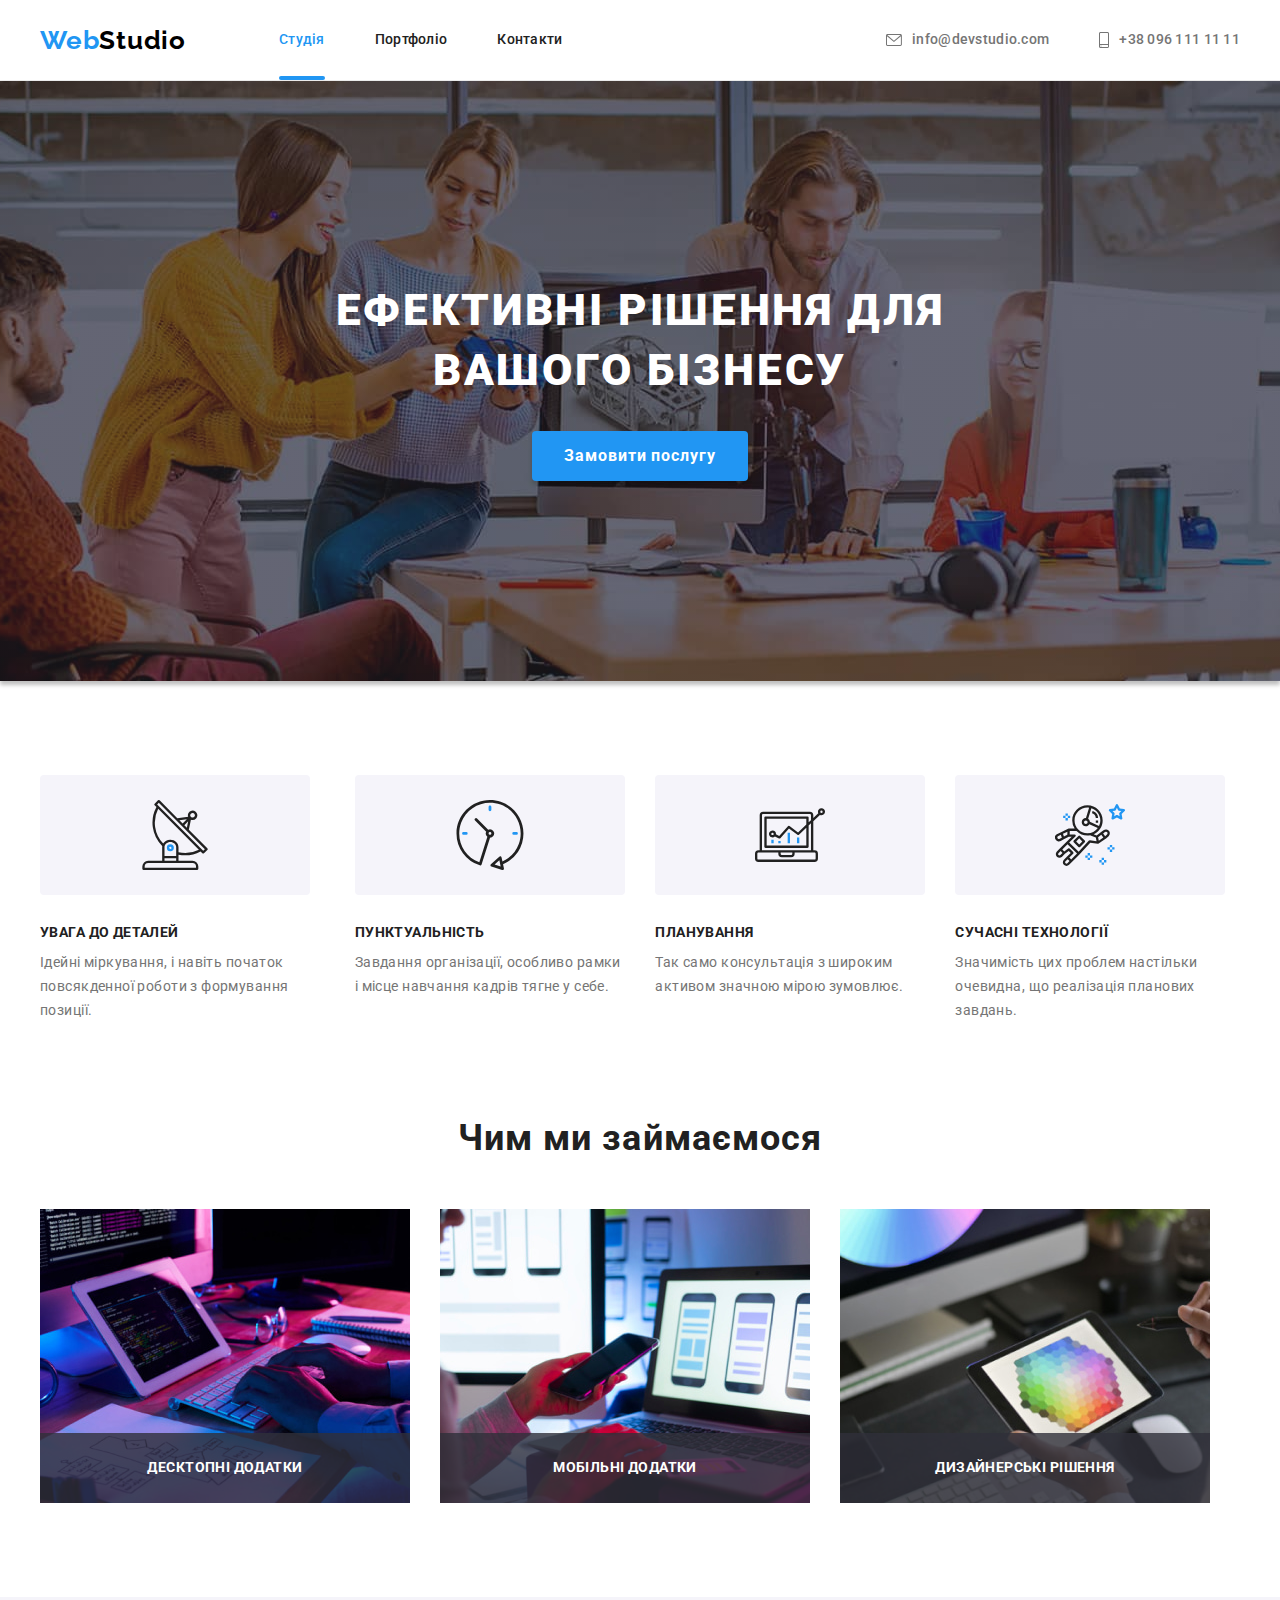
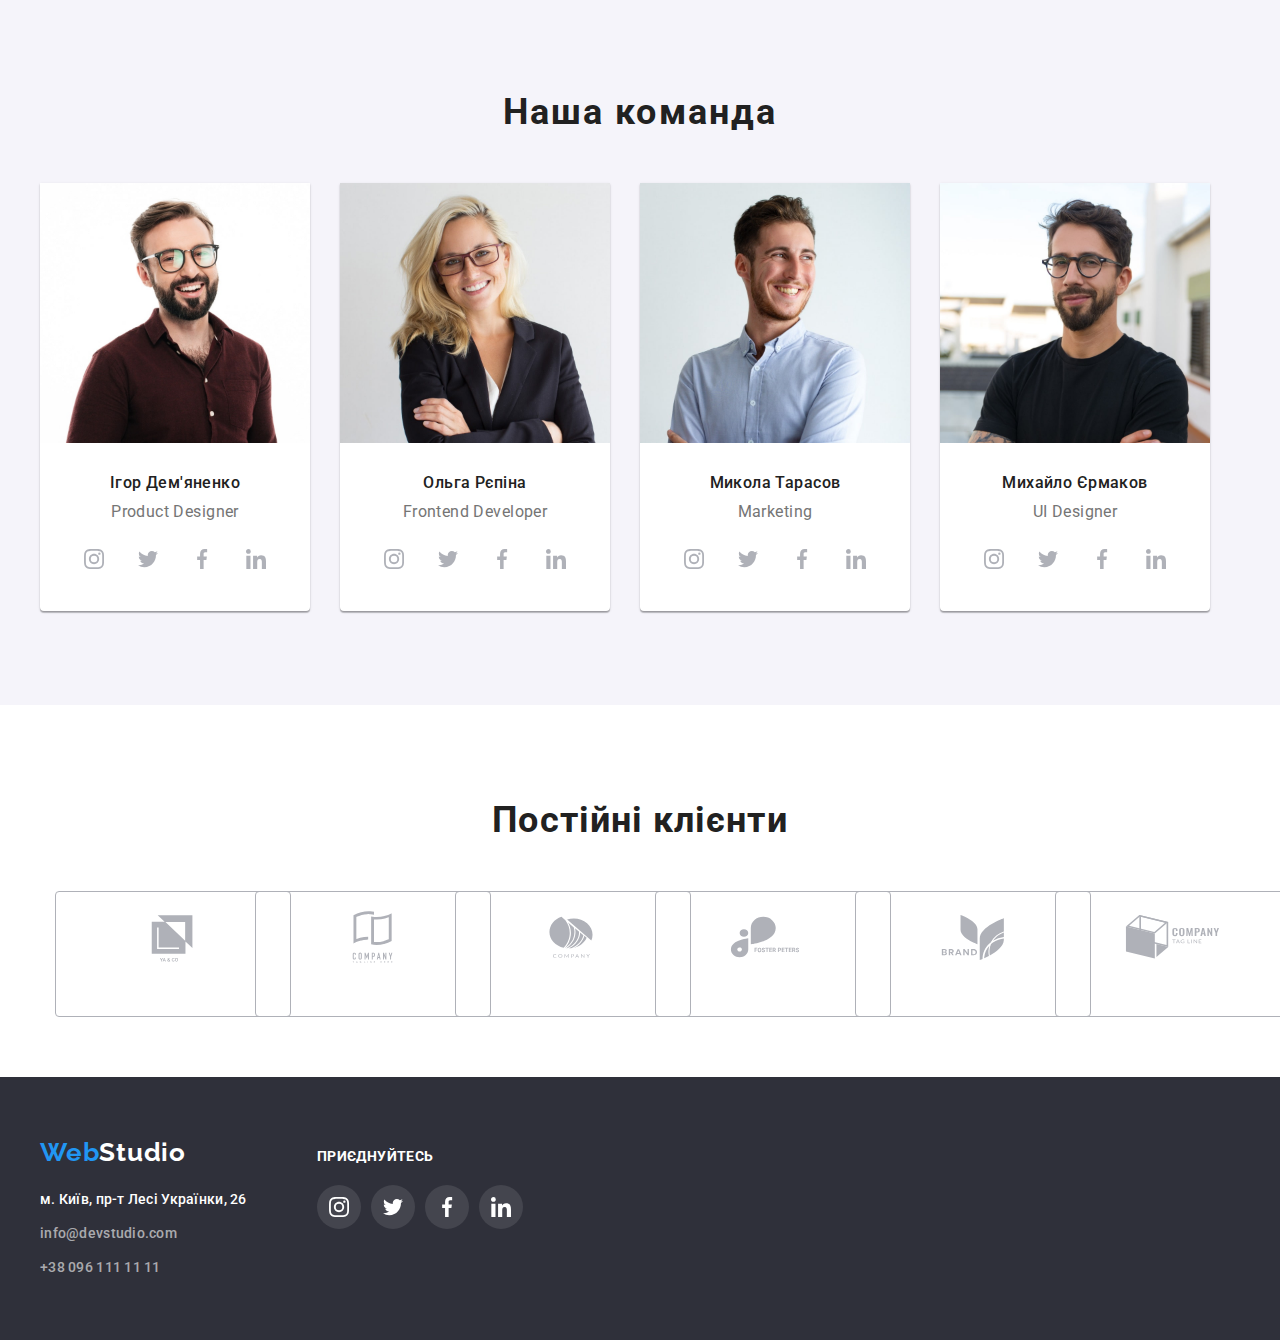
<file: index.html>
<!DOCTYPE html>
<html lang="uk">
<head>
    <meta charset="UTF-8">
    <meta http-equiv="X-UA-Compatible" content="IE=edge">
    <meta name="viewport" content="width=device-width, initial-scale=1.0">
    <title>WebStudio</title>
    <link rel="preconnect" href="https://fonts.googleapis.com">
    <link rel="preconnect" href="https://fonts.gstatic.com" crossorigin>
    <link href="https://fonts.googleapis.com/css2?family=Raleway:wght@700&family=Roboto:wght@400;500;700;900&display=swap"
        rel="stylesheet">
    <link rel="stylesheet" href="https://cdnjs.cloudflare.com/ajax/libs/modern-normalize/1.1.0/modern-normalize.min.css"
        integrity="sha512-wpPYUAdjBVSE4KJnH1VR1HeZfpl1ub8YT/NKx4PuQ5NmX2tKuGu6U/JRp5y+Y8XG2tV+wKQpNHVUX03MfMFn9Q=="
        crossorigin="anonymous" referrerpolicy="no-referrer" />
    <link rel="stylesheet" href="./css/style.css"/>
</head>
<body>

    <!--header-->
    <header class="header">
        <div class="container">
            <a class="logo" href="./"><span class="logo-web">Web</span>Studio</a>
            <nav class="header-nav">
                <ul class="header-list">
                    <li class="header-item-nav"><a class="header-link current" href="./index.html">Студія</a> </li>
                    <li class="header-item-nav"><a class="header-link" href="./portfolio.html">Портфоліо</a> </li>
                    <li class="header-item-nav"><a class="header-link" href="./">Контакти</a> </li>
                </ul>
            </nav>
            <ul class="header-contacts">
                <li class="header-item">
                    <a class="header-mail" href="mailto:info@devstudio.com">
                        <svg width="16" height="12" class="icon-mail">
                        <use href="./img/icons.svg#icon-envelope"></use>
                        </svg>info@devstudio.com</a>
                </li>
                <li class="header-item">
                    <a class="header-tel" href="tel:+380961111111">
                        <svg width="10" height="16" class="icon-tel">
                        <use href="./img/icons.svg#icon-smartphone"></use>
                </svg>+38 096 111 11 11</a>
                </li>
            </ul>
        </div>
    </header>
    <main>

    <!--hero-->
        <section class="hero">
            <div class="container">
            <h1 class="hero-title">Ефективні рішення для<br>вашого бізнесу</h1>
<button class="hero-btn" type="button" data-modal-open>Замовити послугу</button>
            </div>
        </section>

    <!--benefits-->
        <section class="benefits">
            <div class="container">
            <h2 class="our-benefits-title">Наші переваги</h2>
            <ul class="benefits-list">
                <li class="benefits-item">
                    <div class="benefits-item-icon"><svg width="70" height="70" class="benefits-icon">
                        <use href="./img/icons.svg#icon-antenna"></use>
                    </svg></div>
                   <h3 class="benefits-title">УВАГА ДО ДЕТАЛЕЙ</h3>
                    <p class="benefits-text">Ідейні міркування, і навіть початок повсякденної роботи з формування позиції.</p>
                </li>
                <li class="benefits-item">
                    <div class="benefits-item-icon"><svg width="70" height="70" class="benefits-icon">
                            <use href="./img/icons.svg#icon-clock"></use>
                        </svg></div>
                    <h3 class="benefits-title">ПУНКТУАЛЬНІСТЬ</h3>
                    <p class="benefits-text">Завдання організації, особливо рамки і місце навчання кадрів тягне у себе.</p>
                </li>
                <li class="benefits-item">
                    <div class="benefits-item-icon"><svg width="70" height="70" class="benefits-icon">
                            <use href="./img/icons.svg#icon-diagram"></use>
                        </svg></div>
                    <h3 class="benefits-title">ПЛАНУВАННЯ</h3>
                    <p class="benefits-text">Так само консультація з широким активом значною мірою зумовлює.</p>
                </li>
                <li class="benefits-item">
                    <div class="benefits-item-icon"><svg width="70" height="70" class="benefits-icon">
                            <use href="./img/icons.svg#icon-astronaut"></use>
                        </svg></div>
                    <h3 class="benefits-title">СУЧАСНІ ТЕХНОЛОГІЇ</h3>
                    <p class="benefits-text">Значимість цих проблем настільки очевидна, що реалізація планових завдань.</p>
                </li>
            </ul>
            </div>
        </section>

    <!--about-->
        <section class="about no-padding-top">
            <div class="container">
            <h2 class="about-title title">Чим ми займаємося</h2>
            <ul class="about-list">
                <li class="about-list-item">
                    <img class="about-img" src="./img/box_1.jpg" alt="Людина працює за компютером" width="370">
                    <p class="about-list-item-text">Десктопні додатки</p>
                </li>
                <li class="about-list-item">
                    <img class="about-img" src="./img/box_2.jpg" alt="Людина создає дизайн сайту на компютері" width="370">
                    <p class="about-list-item-text">Мобільні додатки</p>
                </li>
                <li class="about-list-item">
                    <img class="about-img" src="./img/box_3.jpg" alt="Людина працює на планшеті" width="370">
                    <p class="about-list-item-text">Дизайнерські рішення</p>
                </li>
            </ul>
            </div>
        </section>

    <!--teams-->
        <section class="teams">
            <div class="container">
            <h2 class="teams-title title">Наша команда</h2>
            <ul class="teams-list">
                <li class="teams-item"><img class="teams-item-img" src="./img/img_1.jpg" alt="фото Ігор Дем'яненко" width="270">
                <h3 class="teams-name">Ігор Дем'яненко</h3>
                <p class="teams-info"> <span lang="en">Product Designer</span></p>
                <ul class="teams-soc-list list">
                    <li class="teams-soc-items"><a href="#" class="teams-soc-link link">
                        <svg width="20" height="20" class="instagram icon">
                        <use href="./img/icons.svg#icon-instagram"></use>
                        </svg>
                    </a></li>
                    <li class="teams-soc-items"><a href="#" class="teams-soc-link link">
                        <svg width="20" height="20" class="twitter icon">
                        <use href="./img/icons.svg#icon-twitter"></use>
                        </svg>
                    </a></li>
                    <li class="teams-soc-items"><a href="#" class="teams-soc-link link">
                        <svg width="20" height="20" class="facebook icon">
                        <use href="./img/icons.svg#icon-facebook"></use>
                        </svg>
                    </a></li>
                    <li class="teams-soc-items"><a href="#" class="teams-soc-link link">
                        <svg width="20" height="20" class="linkedin icon">
                        <use href="./img/icons.svg#icon-linkedin"></use>
                        </svg>
                    </a></li>
                </ul>
            </li>
                <li class="teams-item"><img class="teams-item-img" src="./img/img_2.jpg" alt="фото Ольга Рєпіна" width="270">
                <h3 class="teams-name">Ольга Рєпіна</h3>
                <p class="teams-info"><span lang="en">Frontend Developer</span></p>
                <ul class="teams-soc-list list">
                    <li class="teams-soc-items"><a href="#" class="teams-soc-link link">
                            <svg width="20" height="20" class="instagram icon">
                            <use href="./img/icons.svg#icon-instagram"></use>
                            </svg>
                        </a></li>
                    <li class="teams-soc-items"><a href="#" class="teams-soc-link link">
                            <svg width="20" height="20" class="twitter icon">
                            <use href="./img/icons.svg#icon-twitter"></use>
                            </svg>
                        </a></li>
                    <li class="teams-soc-items"><a href="#" class="teams-soc-link link">
                            <svg width="20" height="20" class="facebook icon">
                            <use href="./img/icons.svg#icon-facebook"></use>
                            </svg>
                        </a></li>
                    <li class="teams-soc-items"><a href="#" class="teams-soc-link link">
                            <svg width="20" height="20" class="linkedin icon">
                            <use href="./img/icons.svg#icon-linkedin"></use>
                            </svg>
                        </a></li>
                </ul>
            </li>
                <li class="teams-item"><img class="teams-item-img" src="./img/img_3.jpg" alt="фото Микола Тарасов" width="270">
                <h3 class="teams-name">Микола Тарасов</h3>
                <p class="teams-info"><span lang="en">Marketing</span></p>
                <ul class="teams-soc-list list">
                    <li class="teams-soc-items"><a href="#" class="teams-soc-link link">
                            <svg width="20" height="20" class="instagram icon">
                            <use href="./img/icons.svg#icon-instagram"></use>
                            </svg>
                        </a></li>
                    <li class="teams-soc-items"><a href="#" class="teams-soc-link link">
                            <svg width="20" height="20" class="twitter icon">
                            <use href="./img/icons.svg#icon-twitter"></use>
                            </svg>
                        </a></li>
                    <li class="teams-soc-items"><a href="#" class="teams-soc-link link">
                            <svg width="20" height="20" class="facebook icon">
                            <use href="./img/icons.svg#icon-facebook"></use>
                            </svg>
                        </a></li>
                    <li class="teams-soc-items"><a href="#" class="teams-soc-link link">
                            <svg width="20" height="20" class="linkedin icon">
                            <use href="./img/icons.svg#icon-linkedin"></use>
                            </svg>
                        </a></li>
                </ul>
            </li>
                <li class="teams-item"><img class="teams-item-img" src="./img/img_4.jpg" alt="фото Михайло Єрмаков" width="270">
                <h3 class="teams-name">Михайло Єрмаков</h3>
                <p class="teams-info"><span lang="en">UI Designer</span></p>
                <ul class="teams-soc-list list">
                    <li class="teams-soc-items"><a href="#" class="teams-soc-link link">
                            <svg width="20" height="20" class="instagram icon">
                            <use href="./img/icons.svg#icon-instagram"></use>
                            </svg>
                        </a></li>
                    <li class="teams-soc-items"><a href="#" class="teams-soc-link link">
                            <svg width="20" height="20" class="twitter icon">
                            <use href="./img/icons.svg#icon-twitter"></use>
                            </svg>
                        </a></li>
                    <li class="teams-soc-items"><a href="#" class="teams-soc-link link">
                            <svg width="20" height="20" class="facebook icon">
                            <use href="./img/icons.svg#icon-facebook"></use>
                            </svg>
                        </a></li>
                    <li class="teams-soc-items"><a href="#" class="teams-soc-link link">
                            <svg width="20" height="20" class="linkedin icon">
                            <use href="./img/icons.svg#icon-linkedin"></use>
                            </svg>
                        </a></li>
                </ul>
            </li>
            </ul>
        </div>
    </section>

<!--Постійні клієнти-->

<section class="regular-customers">
    <div class="container">
        <h2 class="regular-customers-title title">Постійні клієнти</h2>
        <ul class="regular-customers-list">
            <li class="regular-customers-item">
               <a class="regular-customers-link">
                    <svg width="106" height="60" class="regular-customers-icon">
                    <use href="./img/icons.svg#icon-company-1"></use>
                    </svg>
                </a>
            </li>
            <li class="regular-customers-item">
                <a class="regular-customers-link">
                    <svg width="106" height="60" class="regular-customers-icon">
                        <use href="./img/icons.svg#icon-company-2"></use>
                    </svg>
                </a>
            </li>
            <li class="regular-customers-item">
                <a class="regular-customers-link">
                    <svg width="106" height="60" class="regular-customers-icon">
                        <use href="./img/icons.svg#icon-company-3"></use>
                    </svg>
                </a>
            </li>
            <li class="regular-customers-item">
                <a class="regular-customers-link">
                    <svg width="106" height="60" class="regular-customers-icon">
                        <use href="./img/icons.svg#icon-company-4"></use>
                    </svg>
                </a>
            </li>
            <li class="regular-customers-item">
                <a class="regular-customers-link">
                    <svg width="106" height="60" class="regular-customers-icon">
                        <use href="./img/icons.svg#icon-company-5"></use>
                    </svg>
                </a>
            </li>
            <li class="regular-customers-item">
                <a class="regular-customers-link">
                    <svg width="106" height="60" class="regular-customers-icon">
                        <use href="./img/icons.svg#icon-company-6"></use>
                    </svg>
                </a>
            </li>
        </ul>
    </div>
</section>
    </main>


<!--footer-->
    <footer class="footer">
        <div class="container footer-div">
       <div class="footer-address-div">
        <a class="footer-logo link" href="./"><span class="logo-web">Web</span>Studio</a>
        <address class="address">
            <ul class="footer-list">
                <li class="footer-items"><a class="footer-address link" href="https://goo.gl/maps/XY3cWYFSVSTvKniZ9"
                        target="_blank" rel="noopener noreferrer nofollow">м. Київ, пр-т Лесі Українки, 26</a></li>
                <li class="footer-items"><a class="footer-mail link" href="mailto:info@devstudio.com">info@devstudio.com</a>
                </li>
                <li class="footer-items"><a class="footer-tel link" href="tel:+380961111111">+38 096 111 11 11</a></li>
            </ul>
        </address>
       </div>
       <div class="join">
        <p class="join-text">Приєднуйтесь</p>
        <ul class="join-soc-list list">
            <li class="join-soc-items"><a href="#" class="join-soc-link link">
                    <svg width="20" height="20" class="instagram footer-icon">
                        <use href="./img/icons.svg#icon-instagram"></use>
                    </svg>
                </a></li>
            <li class="join-soc-items"><a href="#" class="join-soc-link link">
                    <svg width="20" height="20" class="twitter footer-icon">
                        <use href="./img/icons.svg#icon-twitter"></use>
                    </svg>
                </a></li>
            <li class="join-soc-items"><a href="#" class="join-soc-link link">
                    <svg width="20" height="20" class="facebook footer-icon">
                        <use href="./img/icons.svg#icon-facebook"></use>
                    </svg>
                </a></li>
            <li class="join-soc-items"><a href="#" class="join-soc-link link">
                    <svg width="20" height="20" class="linkedin footer-icon">
                        <use href="./img/icons.svg#icon-linkedin"></use>
                    </svg>
                </a></li>
        </ul>
       </div>
        </div>
    </footer>
    <div class="backdrop is-hidden" data-modal>
        <div class="modal">
            <button type="button" class="modal-close" data-modal-close>
                <svg width="18" height="18" class="close-black-icon">
                    <use href="./img/icons.svg#icon-close-black"></use>
                </svg>
            </button>
        </div>
    </div>
    <script src="./js/modal.js"></script>
</body>
</html>
</file>
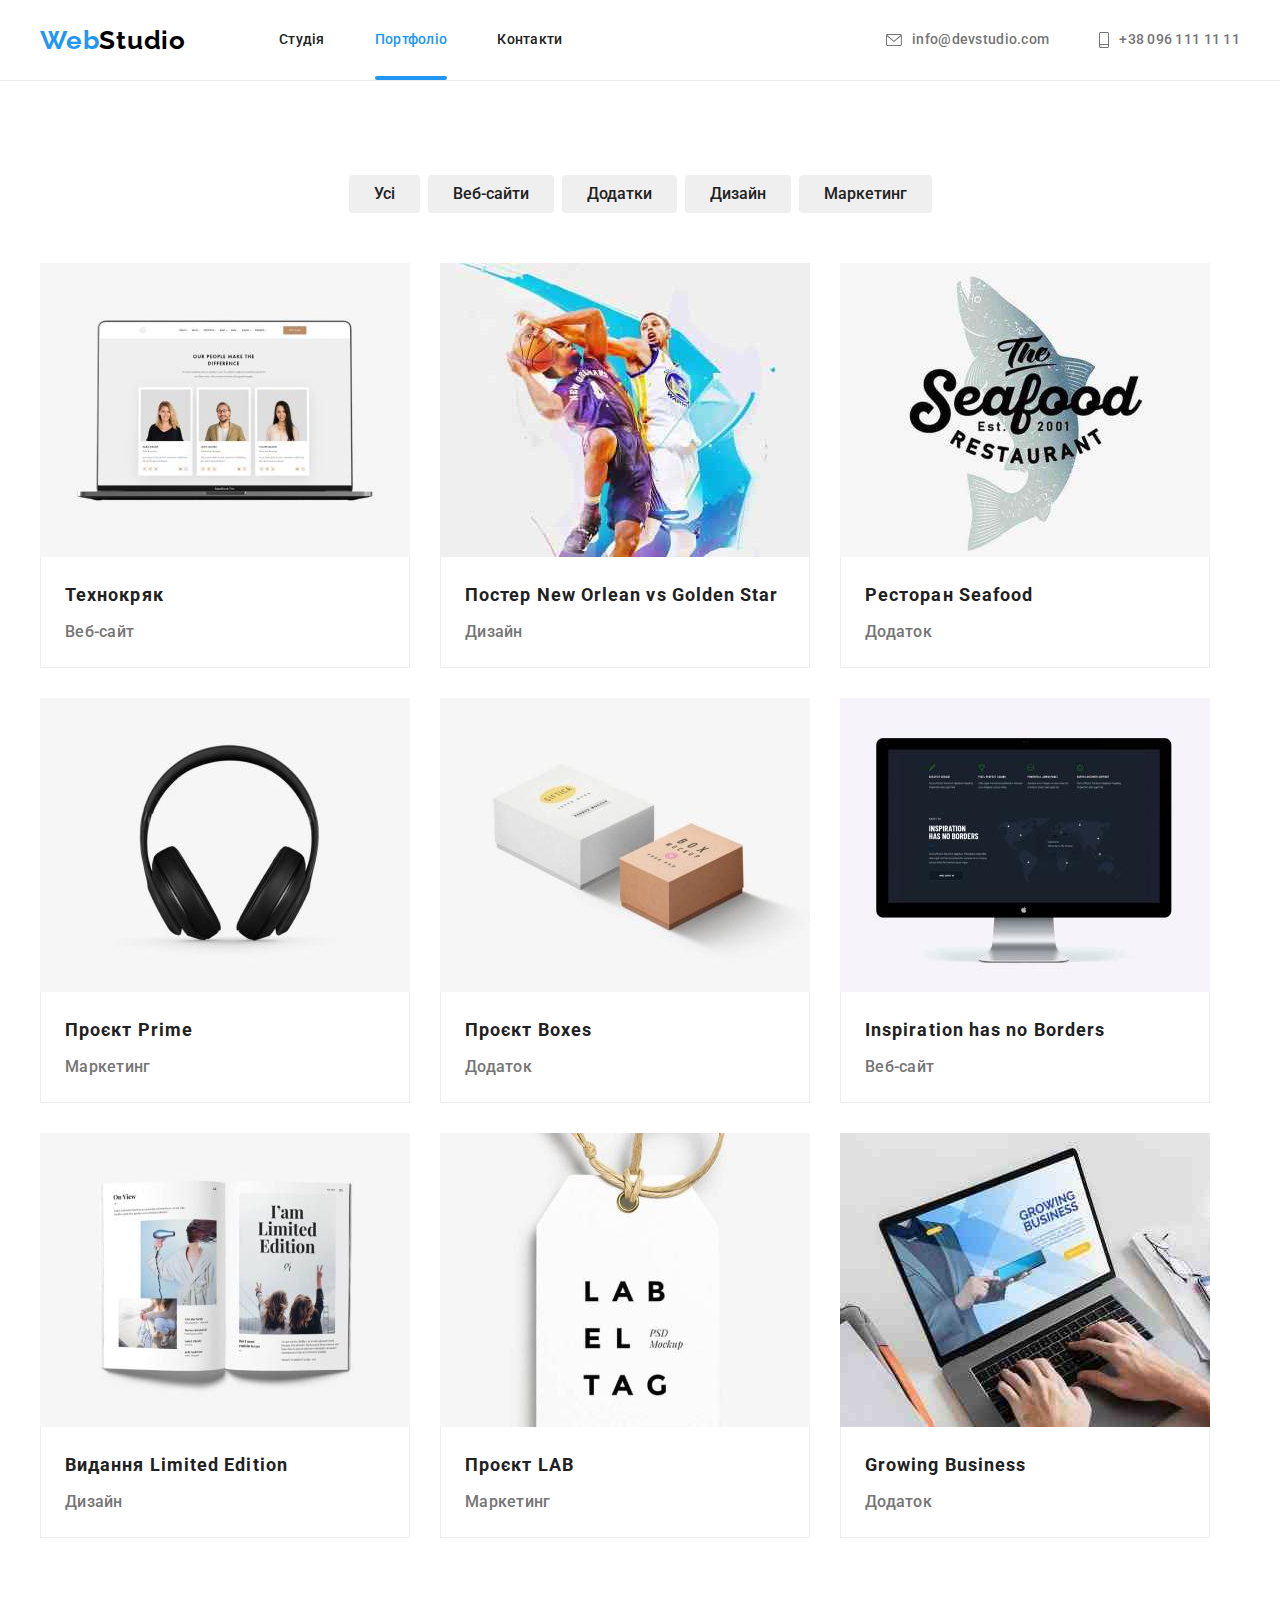
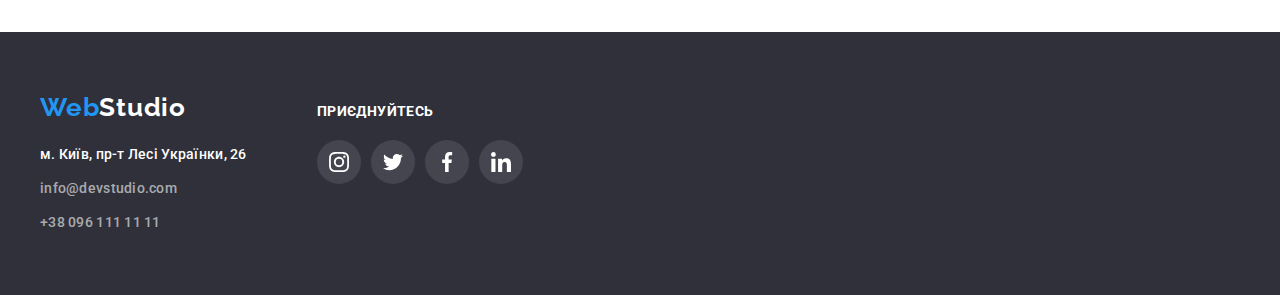
<file: portfolio.html>
<!DOCTYPE html>
<html lang="uk">

<head>
    <meta charset="UTF-8">
    <meta http-equiv="X-UA-Compatible" content="IE=edge">
    <meta name="viewport" content="width=device-width, initial-scale=1.0">
    <title>WebStudio</title>
    <link rel="preconnect" href="https://fonts.googleapis.com">
    <link rel="preconnect" href="https://fonts.gstatic.com" crossorigin>
    <link href="https://fonts.googleapis.com/css2?family=Raleway:wght@700&family=Roboto:wght@400;500;700;900&display=swap"
        rel="stylesheet">
    <link rel="stylesheet" href="https://cdnjs.cloudflare.com/ajax/libs/modern-normalize/1.1.0/modern-normalize.min.css"
        integrity="sha512-wpPYUAdjBVSE4KJnH1VR1HeZfpl1ub8YT/NKx4PuQ5NmX2tKuGu6U/JRp5y+Y8XG2tV+wKQpNHVUX03MfMFn9Q=="
        crossorigin="anonymous" referrerpolicy="no-referrer" />
    <link rel="stylesheet" href="./css/style.css" />
</head>

<body>

<!--header-->
<header class="header">
    <div class="container">
        <a class="logo" href="./"><span class="logo-web">Web</span>Studio</a>
        <nav class="header-nav">
            <ul class="header-list">
                <li class="header-item-nav"><a class="header-link" href="./index.html">Студія</a> </li>
                <li class="header-item-nav"><a class="header-link current" href="./portfolio.html">Портфоліо</a> </li>
                <li class="header-item-nav"><a class="header-link" href="./">Контакти</a> </li>
            </ul>
        </nav>
        <ul class="header-contacts">
            <li class="header-item">
                <a class="header-mail" href="mailto:info@devstudio.com">
                    <svg width="16" height="12" class="icon-mail">
                        <use href="./img/icons.svg#icon-envelope"></use>
                    </svg>info@devstudio.com</a>
            </li>
            <li class="header-item">
                <a class="header-tel" href="tel:+380961111111">
                    <svg width="10" height="16" class="icon-tel">
                        <use href="./img/icons.svg#icon-smartphone"></use>
                    </svg>+38 096 111 11 11</a>
            </li>
        </ul>
    </div>
</header>
    <main>

        <!--portfolio-->
  <section class="portfolio">
    <div class="container">
        <h1 class="portfolio-title">Портфоліо</h1>
        <ul class="portfolio-filtr-list">
            <li class="portfolio-filtr-item"><button class="filtr-btn" type="button">Усі</button></li>
            <li class="portfolio-filtr-item"><button class="filtr-btn" type="button">Веб-сайти</button></li>
            <li class="portfolio-filtr-item"><button class="filtr-btn" type="button">Додатки</button></li>
            <li class="portfolio-filtr-item"><button class="filtr-btn" type="button">Дизайн</button></li>
            <li class="portfolio-filtr-item"><button class="filtr-btn" type="button">Маркетинг</button></li>
        </ul>
        <ul class="portfolio-gallery-list">
            <li class="portfolio-gallery-item"><a class="portfolio-gallery-link" href="#">
                   <div class="portfolio-gallery-item-thumb">
                    <img src="./img/img_11.jpg" alt="Приклад Веб-сайту" width="370">
                    <p class="portfolio-gallery-hover-text">Ресурс пропонує комплексні пропозиції з різним рівнем функціоналу та сервісів.
                        Все це дозволить відвідувачу отримати
                        вичерпні відомості про компанію чи приватну особу.</p>
                   </div>
                    <div class="portfolio-gallery-info">
                        <h2 class="portfolio-gallery-title">Технокряк</h2>
                        <p class="portfolio-gallery-text">Веб-сайт</p>
                    </div>
                </a></li>
            <li class="portfolio-gallery-item"><a class="portfolio-gallery-link" href="">
                    <div class="portfolio-gallery-item-thumb">
                     <img src="./img/img_12.jpg" alt="Два гравці у баскетбол з м'ячем" width="370">
                    <p class="portfolio-gallery-hover-text">Ресурс пропонує комплексні пропозиції з різним рівнем функціоналу та сервісів.
                        Все це дозволить відвідувачу отримати
                        вичерпні відомості про компанію чи приватну особу.</p>
                    </div>
                     <div class="portfolio-gallery-info">
                        <h2 class="portfolio-gallery-title">Постер New Orlean vs Golden Star</h2>
                        <p class="portfolio-gallery-text">Дизайн</p>
                    </div>
                </a></li>
            <li class="portfolio-gallery-item"><a class="portfolio-gallery-link" href="">
                    <div class="portfolio-gallery-item-thumb">
                     <img src="./img/img_13.jpg" alt="Логотип ресторану" width="370">
                    <p class="portfolio-gallery-hover-text">Ресурс пропонує комплексні пропозиції з різним рівнем функціоналу та сервісів.
                        Все це дозволить відвідувачу отримати
                        вичерпні відомості про компанію чи приватну особу.</p>
                    </div>
                     <div class="portfolio-gallery-info">
                        <h2 class="portfolio-gallery-title">Ресторан Seafood</h2>
                        <p class="portfolio-gallery-text">Додаток</p>
                    </div>
                </a></li>
            <li class="portfolio-gallery-item"><a class="portfolio-gallery-link" href="">
                <div class="portfolio-gallery-item-thumb">
                  <img src="./img/img_14.jpg" alt="зображення навушників" width="370">
                <p class="portfolio-gallery-hover-text">Ресурс пропонує комплексні пропозиції з різним рівнем функціоналу та сервісів.
                    Все це дозволить відвідувачу отримати
                    вичерпні відомості про компанію чи приватну особу.</p>
                </div>
                  <div class="portfolio-gallery-info">
                        <h2 class="portfolio-gallery-title">Проєкт Prime</h2>
                        <p class="portfolio-gallery-text">Маркетинг</p>
                    </div>
                </a></li>
            <li class="portfolio-gallery-item"><a class="portfolio-gallery-link" href="">
                <div class="portfolio-gallery-item-thumb">
                 <img src="./img/img_15.jpg" alt="дві коробки біла та коричнева" width="370">
                <p class="portfolio-gallery-hover-text">Ресурс пропонує комплексні пропозиції з різним рівнем функціоналу та сервісів.
                    Все це дозволить відвідувачу отримати
                    вичерпні відомості про компанію чи приватну особу.</p>
                </div>
                 <div class="portfolio-gallery-info">
                        <h2 class="portfolio-gallery-title">Проєкт Boxes</h2>
                        <p class="portfolio-gallery-text">Додаток</p>
                    </div>
                </a></li>
            <li class="portfolio-gallery-item"><a class="portfolio-gallery-link" href="">
                <div class="portfolio-gallery-item-thumb">
                 <img src="./img/img_16.jpg" alt="монітор з відкритим Веб-сайтом" width="370">
                <p class="portfolio-gallery-hover-text">Ресурс пропонує комплексні пропозиції з різним рівнем функціоналу та сервісів.
                    Все це дозволить відвідувачу отримати
                    вичерпні відомості про компанію чи приватну особу.</p>
                </div>
                 <div class="portfolio-gallery-info">
                        <h2 class="portfolio-gallery-title">Inspiration has no Borders</h2>
                        <p class="portfolio-gallery-text">Веб-сайт</p>
                   </div>
                </a></li>
            <li class="portfolio-gallery-item"><a class="portfolio-gallery-link" href="">
                <div class="portfolio-gallery-item-thumb">
                  <img src="./img/img_17.jpg" alt="розгорнута книжка" width="370">
                <p class="portfolio-gallery-hover-text">Ресурс пропонує комплексні пропозиції з різним рівнем функціоналу та сервісів.
                    Все це дозволить відвідувачу отримати
                    вичерпні відомості про компанію чи приватну особу.</p>
                </div>
                  <div class="portfolio-gallery-info">
                        <h2 class="portfolio-gallery-title">Видання Limited Edition</h2>
                        <p class="portfolio-gallery-text">Дизайн</p>
                    </div>
                </a></li>
            <li class="portfolio-gallery-item"><a class="portfolio-gallery-link" href="">
                <div class="portfolio-gallery-item-thumb">
                 <img src="./img/img_18.jpg" alt="брелок з назвою проєкту" width="370">
                <p class="portfolio-gallery-hover-text">Ресурс пропонує комплексні пропозиції з різним рівнем функціоналу та сервісів.
                    Все це дозволить відвідувачу отримати
                    вичерпні відомості про компанію чи приватну особу.</p>
                </div>
                 <div class="portfolio-gallery-info">
                    <h2 class="portfolio-gallery-title">Проєкт LAB</h2>
                    <p class="portfolio-gallery-text">Маркетинг</p>
                   </div>
                </a></li>
            <li class="portfolio-gallery-item"><a class="portfolio-gallery-link" href="">
                <div class="portfolio-gallery-item-thumb">
                  <img src="./img/img_19.jpg" alt="ноутбук з відкритим додатком" width="370">
                <p class="portfolio-gallery-hover-text">Ресурс пропонує комплексні пропозиції з різним рівнем функціоналу та сервісів.
                    Все це дозволить відвідувачу отримати
                    вичерпні відомості про компанію чи приватну особу.</p>
                </div>
                  <div class="portfolio-gallery-info">
                    <h2 class="portfolio-gallery-title">Growing Business</h2>
                    <p class="portfolio-gallery-text">Додаток</p>
                   </div>
                </a></li>
        </ul>
    </div>
  </section>
    </main>

    <!--footer-->
    <footer class="footer">
        <div class="container footer-div">
            <div class="footer-address-div">
                <a class="footer-logo link" href="./"><span class="logo-web">Web</span>Studio</a>
                <address class="address">
                    <ul class="footer-list">
                        <li class="footer-items"><a class="footer-address link" href="https://goo.gl/maps/XY3cWYFSVSTvKniZ9"
                                target="_blank" rel="noopener noreferrer nofollow">м. Київ, пр-т Лесі Українки, 26</a></li>
                        <li class="footer-items"><a class="footer-mail link"
                                href="mailto:info@devstudio.com">info@devstudio.com</a>
                        </li>
                        <li class="footer-items"><a class="footer-tel link" href="tel:+380961111111">+38 096 111 11 11</a>
                        </li>
                    </ul>
                </address>
            </div>
            <div class="join">
                <p class="join-text">Приєднуйтесь</p>
                <ul class="join-soc-list list">
                    <li class="join-soc-items"><a href="#" class="join-soc-link link">
                            <svg width="20" height="20" class="instagram footer-icon">
                                <use href="./img/icons.svg#icon-instagram"></use>
                            </svg>
                        </a></li>
                    <li class="join-soc-items"><a href="#" class="join-soc-link link">
                            <svg width="20" height="20" class="twitter footer-icon">
                                <use href="./img/icons.svg#icon-twitter"></use>
                            </svg>
                        </a></li>
                    <li class="join-soc-items"><a href="#" class="join-soc-link link">
                            <svg width="20" height="20" class="facebook footer-icon">
                                <use href="./img/icons.svg#icon-facebook"></use>
                            </svg>
                        </a></li>
                    <li class="join-soc-items"><a href="#" class="join-soc-link link">
                            <svg width="20" height="20" class="linkedin footer-icon">
                                <use href="./img/icons.svg#icon-linkedin"></use>
                            </svg>
                        </a></li>
                </ul>
            </div>
        </div>
    </footer>
</body>

</html>
</file>
<file: css/style.css>
:root {
    --primary-text-color: #212121;
    --second-text-color: #757575;
    --primary-white-color: #FFFFFF;
    --accent-color: #2196F3;
    --logo-color: #000000;
    --icon-teams-color: #AFB1B8;
    --footer-address-color: rgba(255, 255, 255, 0.6);
    --background-body-color: #FFFFFF;
    --background-hero-color: #C4C4C4;
    --background-teams-color : #F5F4FA;
    --background-footer-color: #2F303A;
    --border-color: #ECECEC;
    --portfolio-gallery-info-border-color: #EEEEEE;

}

p,
h1,
h2,
h3,
h4,
h5,
h6 {
    margin: 0px;
}

ul {
    list-style: none;
    margin: 0;
    padding-left: 0;
}

button {
    cursor: pointer;
}

img {
    display: block;
}

body {
    font-family: 'Roboto', sans-serif;
    font-size: 14px;
    line-height: 1.71;
    letter-spacing: 0.03em;
    color: var(--primary-text-color);
    background: var(--background-body-color);
    margin: 0;
}

.container {
    width: 1200px;
    padding: 0px 15px;
    margin: 0 auto;
}

section {
    padding-top: 94px;
    padding-bottom: 94px;
}

a {
    font-weight: 500;
    font-size: 14px;
    line-height: 1.14;
    letter-spacing: 0.02em;
    
    color: var(--primary-text-color);
    text-decoration: none;
}


/*-----header-----*/

header .container {
    display: flex;
    align-items: center;
}

.header {
    border-bottom: 1px solid var(--border-color);
}

.header-list {
    display: flex;
}

.header-item-nav:not(:last-child) {
    margin-right: 50px;
}

.logo {
    font-family: 'Raleway', sans-serif;
    font-weight: 700;
    font-size: 26px;
    line-height: 1.19;  
    letter-spacing: 0.03em;
    color: var(--logo-color);
    margin-right: 93px;
}
.logo-web {
    color: var(--accent-color);
}

.header-link {
    display: flex;
    color: var(--primary-text-color);
    padding: 32px 0;
    transition: color 250ms cubic-bezier(0.4, 0, 0.2, 1);
}

.header-link .header-link.current {
    display: flex;
    font-family: 'Roboto';
    font-weight: 500;
    font-size: 14px;
    line-height: 1.14;
    letter-spacing: 0.02em;
    color: var(--primary-text-color);
    padding: 32px 0;
}

.header-link.current {
    position: relative;
    color: var(--accent-color);
}

.header-link.current::after {
    content: '';
    width: 100%;
    height: 4px;
    border-radius: 2px;
    background-color: var(--accent-color);
    position: absolute;
    bottom: 0;
    left: 0;

}

.header-link:hover, 
.header-link:focus {
    color: var(--accent-color);
}

.header-contacts {
    display: flex;
    margin-left: auto;
    align-items: center;    
}

.icon-mail {
    fill: currentColor;
    margin-right: 10px;

}

.icon-tel {
    fill: currentColor;
    margin-right: 10px;
}

.header-mail, .header-tel {
    display: flex;
    align-items: center;
    font-weight: 500;
    font-size: 14px;
    line-height: 1.14;
    letter-spacing: 0.02em;
    color: var(--second-text-color);
    padding: 32px 0;
    transition: color 250ms cubic-bezier(0.4, 0, 0.2, 1);
    
}

.header-mail:hover,
.header-mail:focus {
    color: var(--accent-color);
}

.header-tel:hover,
.header-tel:focus {
    color: var(--accent-color);
}

.header-item:not(:last-child) {
    margin-right: 50px;
}
/* --hero-- */
.hero {
    margin: 0 auto;
    text-align: center;
    background-image: linear-gradient(rgba(47, 48, 58, 0.4),
    rgba(47, 48, 58, 0.4)),
    url('../img/hero-bg.jpg');
    background-repeat: no-repeat;
    background-size: cover;
    background-position: center;
    max-width: 1600px;
    background-color: var(--background-hero-color);
    box-shadow: 0px 4px 4px rgba(0, 0, 0, 0.25);

    padding: 200px 0;
}

.hero-title {
    font-weight: 900;
    font-size: 44px;
    line-height: 1.36;
    letter-spacing: 0.06em;
    text-transform: uppercase;
    color: var(--primary-white-color);
   
    margin-bottom: 30px;
}

.hero-btn {
    font-family: inherit;
    font-weight: 700;
    font-size: 16px;
    line-height: 1.88;
    letter-spacing: 0.06em;
    color: var(--primary-white-color);

    background: var(--accent-color);
    cursor: pointer;
    min-width: 216px;
    box-shadow: 0px 4px 4px rgba(0, 0, 0, 0.15);
    border-radius: 4px;
    border: none;
    padding: 10px 32px;
    transition: color 250ms cubic-bezier(0.4, 0, 0.2, 1),
    background-color 250ms cubic-bezier(0.4, 0, 0.2, 1);
}

.hero-btn:hover,
.hero-btn:focus {
    color: var(--accent-color);
    background-color: var(--primary-white-color);
}

/* --benefits--*/

.benefits-list {
    display: flex;
}

.benefits-item-icon {
    display: flex;
    width: 270px;
    height: 120px;
    justify-content: center;
    align-items: center;
    border-radius: 4px;
    background: var(--background-teams-color);
    margin-bottom: 30px;
    transition: box-shadow 250ms cubic-bezier(0.4, 0, 0.2, 1);
}

.benefits-item-icon:hover,
.benefits-item-icon:focus {
    box-shadow: 0px 4px 4px rgba(0, 0, 0, 0.25);
}

.benefits-item:not(:last-child) {
    margin-right: 30px;
}

.our-benefits-title, .portfolio-title {
        position: absolute;
        width: 1px;
        height: 1px;
        margin: -1px;
        border: 0;
        padding: 0;
    
        white-space: nowrap;
        clip-path: inset(100%);
        clip: rect(0 0 0 0);
        overflow: hidden;
}

.benefits-title {
        font-weight: 700;
        font-size: 14px;
        line-height: 1.14;
        letter-spacing: 0.03em;
        text-transform: uppercase;
        color: var(--primary-text-color);
        margin-bottom: 10px;
}

.benefits-text {
        font-size: 14px;
        line-height: 1.71;
        letter-spacing: 0.03em;
        color: var(--second-text-color);
}

/* --about-- */

.about.no-padding-top {
    padding-top: 0;
}
.about-title {
        font-weight: 700;
        font-size: 36px;
        line-height: 1.17;
        text-align: center;
        letter-spacing: 0.03em;
        color: var(--primary-text-color);
        margin-bottom: 50px;
}

.about-list {
    display: flex;
}

.about-list-item:not(:last-child) {
    margin-right: 30px;
}

.about-list-item {
    position: relative;
}

.about-list-item-text {
        position: absolute;
        left: 0;
        bottom: 0;
        width: 100%;
        font-weight: 700;
        font-size: 14px;
        line-height: 1.14;
        text-align: center;
        letter-spacing: 0.03em;
        text-transform: uppercase;
        color: var(--primary-white-color);
        background: rgba(47, 48, 58, 0.8);
        padding: 27px 0;
}

/* --teams-- */

.teams {
    background: var(--background-teams-color);
}

.teams-title {
        font-weight: 700;
        font-size: 36px;
        line-height: 1.17;
        text-align: center;
        color: var(--primary-text-color);
        margin-top: 0;
        margin-bottom: 50px;
}

.teams-list {
    display: flex;
}

.teams-item {
    background: var(--background-body-color);
    box-shadow: 0px 1px 3px rgba(0, 0, 0, 0.12), 0px 1px 1px rgba(0, 0, 0, 0.14), 0px 2px 1px rgba(0, 0, 0, 0.2);
    border-radius: 0px 0px 4px 4px;
}

.teams-item:not(:last-child) {
        margin-right: 30px;
}

.teams-item-img {
        margin-bottom: 30px;
}

.teams-name {
        font-weight: 500;
        font-size: 16px;
        line-height: 1.19;
        text-align: center;
        color: var(--primary-text-color);
        margin-bottom: 10px;
}

.teams-info {
        font-size: 16px;
        line-height: 1.19;
        text-align: center;
        color: var(--second-text-color);
        margin-bottom: 16px;
}

.teams-soc-list {
    display: flex;
    justify-content: center;
    align-items: center;
    margin-bottom: 30px;
}

.teams-soc-items {
    width: 44px;
    height: 44px;
}

.teams-soc-items:not(:last-child){
    margin-right: 10px;
}

.teams-soc-link {
    display: flex;
    width: 100%;
    height: 100%;
    border-radius: 50%;
    justify-content: center;
    align-items: center;
    color: var(--icon-teams-color);
    background-color: var(--background-body-color);
    transition: color 250ms cubic-bezier(0.4, 0, 0.2, 1),
    background-color 250ms cubic-bezier(0.4, 0, 0.2, 1)
}

.icon {
    fill: currentColor;
}

.teams-soc-link:hover,
.teams-soc-link:focus {
    color: var(--primary-white-color);
    background-color: var(--accent-color);
}

/* -- Постійні клієнти -- */

.regular-customers-title {
    font-weight: 700;
    font-size: 36px;
    line-height: 1.17;
    text-align: center;
    letter-spacing: 0.03em;
    color: var(--primary-text-color);
    margin-bottom: 50px;
}

.regular-customers-list {
    display: flex;
    justify-content: center;
    align-items: center;
}

.regular-customers-item {
    width: 170px;
    height: 92px;
}

.regular-customers-item:not(:last-child){
    margin-right: 30px;
}

.regular-customers-link {
    display: flex;
    width: 100%;
    height: 100%;
    justify-content: center;
    align-content: center;
    border: 1px solid var(--icon-teams-color);
    border-radius: 4px;
    padding: 16px 32px;
    cursor: pointer;
    color: var(--icon-teams-color);
    transition: color 250ms cubic-bezier(0.4, 0, 0.2, 1),
    border-color 250ms cubic-bezier(0.4, 0, 0.2, 1);
}

.regular-customers-icon {
    fill: currentColor;
}

.regular-customers-link:hover,
.regular-customers-link:focus {
    color: var(--accent-color);
    border-color: var(--accent-color);
}


/* --footer-- */

.footer {
    background: var(--background-footer-color);
    padding: 60px 0;
}

.footer-div {
    display: flex;
    align-items: baseline;
}

.footer-address-div {
    display: inline-block;
}

.footer-logo {
    display: block;
        font-family: 'Raleway', sans-serif;
        font-weight: 700;
        font-size: 26px;
        line-height: 1.19;
        letter-spacing: 0.03em;
        color: var(--primary-white-color);
        margin-bottom: 20px;
}

.address {
    font-style: normal;
}

.footer-address {
    color: var(--primary-white-color);
    transition: color 250ms cubic-bezier(0.4, 0, 0.2, 1);
}

.footer-list {
    display: block;
}

.footer-items:not(:last-child) {
    margin-bottom: 10px;
}

.footer-mail, .footer-tel {
    color: var(--footer-address-color);
    transition: color 250ms cubic-bezier(0.4, 0, 0.2, 1);
}

.footer-address:hover,
.footer-address:focus {
    color: var(--accent-color);
}

.footer-mail:hover,
.footer-mail:focus {
    color: var(--accent-color);
}

.footer-tel:hover,
.footer-tel:focus {
    color: var(--accent-color);
}

.join {
    display: inline-block;
    margin-left: 70px;
}

.join-text {
    font-weight: 700;
    font-size: 14px;
    line-height: 1.14;
    letter-spacing: 0.03em;
    text-transform: uppercase;
    color: var(--primary-white-color);
    margin-bottom: 20px;
}

.join-soc-list {
    display: flex;
    justify-content: center;
    align-items: center;
}

.join-soc-items {
    width: 44px;
    height: 44px;
    background-color: var(--background-footer-color);
}

.join-soc-items:not(:last-child) {
    margin-right: 10px;
}

.join-soc-link {
    display: flex;
    width: 100%;
    height: 100%;
    border-radius: 50%;
    justify-content: center;
    align-items: center;
    color: var(--primary-white-color);
    background: rgba(255, 255, 255, 0.1);
    transition: background-color 250ms cubic-bezier(0.4, 0, 0.2, 1);
}

.footer-icon {
    fill: currentColor;
}

.join-soc-link:hover,
.join-soc-link:focus {
    background-color: var(--accent-color);
}

/* --backdrop-- */

.backdrop {
    position: fixed;
    top: 0;
    width: 100%;
    height: 100%;
    background-color: rgba(0, 0, 0, 0.2);
    transition: opacity 250ms linear, visibility 250ms linear;
}

.modal {
    position: absolute;
    top: 50%;
    left: 50%;
    transform: translate(-50%, -50%) scale(1);
    width: 528px;
    min-height: 581px;
    background-color: #FFFFFF;
    border-radius: 4px;
    transition: transform 250ms linear;
}

.backdrop.is-hidden .modal {
    transform: translate(-50%, -50%) scaleX(0); 
}

.modal-close {
    position: absolute;
    top: 8px;
    right: 8px;
    width: 30px;
    height: 30px;
    border: 1px solid rgba(0, 0, 0, 0.1);
    background: var(--background-body-color);
    border-radius: 50%;
    display: flex;
    align-items: center;
    justify-content: center;
    transition: background-color 250ms cubic-bezier(0.4, 0, 0.2, 1);
}

.modal-close:hover {
    background-color: var(--accent-color);
}

.is-hidden {
    opacity: 0;
    visibility: hidden;
    pointer-events: none;
}
/* --portfolio-- */

.portfolio-filtr-list {
    display: flex;
    justify-content: center;
    margin-bottom: 50px;
}

.portfolio-filtr-item:not(:last-child) {
    margin-right: 8px;
    
}
.filtr-btn {
    font-family: inherit;
    font-weight: 500;
    font-size: 16px;
    line-height: 1.62;
    text-align: center;
    color: var(--primary-text-color);

    cursor: pointer;
    padding: 6px 25px;
    border-radius: 4px;
    border: none;
    transition: color 250ms cubic-bezier(0.4, 0, 0.2, 1), 
    background-color 250ms cubic-bezier(0.4, 0, 0.2, 1),
    filter 250ms cubic-bezier(0.4, 0, 0.2, 1);
}

.filtr-btn:hover, 
.filtr-btn:focus {
    color: var(--primary-white-color);
    background-color: var(--accent-color);
    filter: drop-shadow(0px 4px 4px rgba(0, 0, 0, 0.25));
}

h2 {
    font-weight: 700;
    font-size: 18px;
    line-height: 2;
    letter-spacing: 0.06em;
    color: var(--primary-text-color);
}

.portfolio-gallery-list {
    display: flex;
    flex-wrap: wrap;
    margin: -15px;
}

.portfolio-gallery-item {
    margin: 15px;
}

.portfolio-gallery-item-thumb {
    position: relative;
    overflow: hidden;
}

.portfolio-gallery-hover-text {
    position: absolute;
    top: 0;
    width: 100%;
    height: 100%;
    font-weight: 400;
    font-size: 18px;
    line-height: 1.56;
    letter-spacing: 0.03em;
    padding: 63px 24px;
    color: var(--primary-white-color);
    background-color: rgba(33, 150, 243, 0.9);
    transform: translateY(100%);
    transition: transform 250ms cubic-bezier(0.4, 0, 0.2, 1);
}

.portfolio-gallery-link:hover .portfolio-gallery-hover-text {
    transform: translateY(0);
}

.portfolio-gallery-text {
    font-size: 16px;
    line-height: 1.88;
    color: var(--second-text-color);
}

.portfolio-gallery-link:hover,
.portfolio-gallery-link:focus {
    filter: drop-shadow(0px 4px 4px rgba(0, 0, 0, 0.25));
}

.portfolio-gallery-info {
    background: var(--background-body-color);
    border: 1px solid var(--portfolio-gallery-info-border-color);
    border-top: none;
    padding: 20px 24px;
}

.portfolio-gallery-title {
    margin-bottom: 4px;
}
</file>
